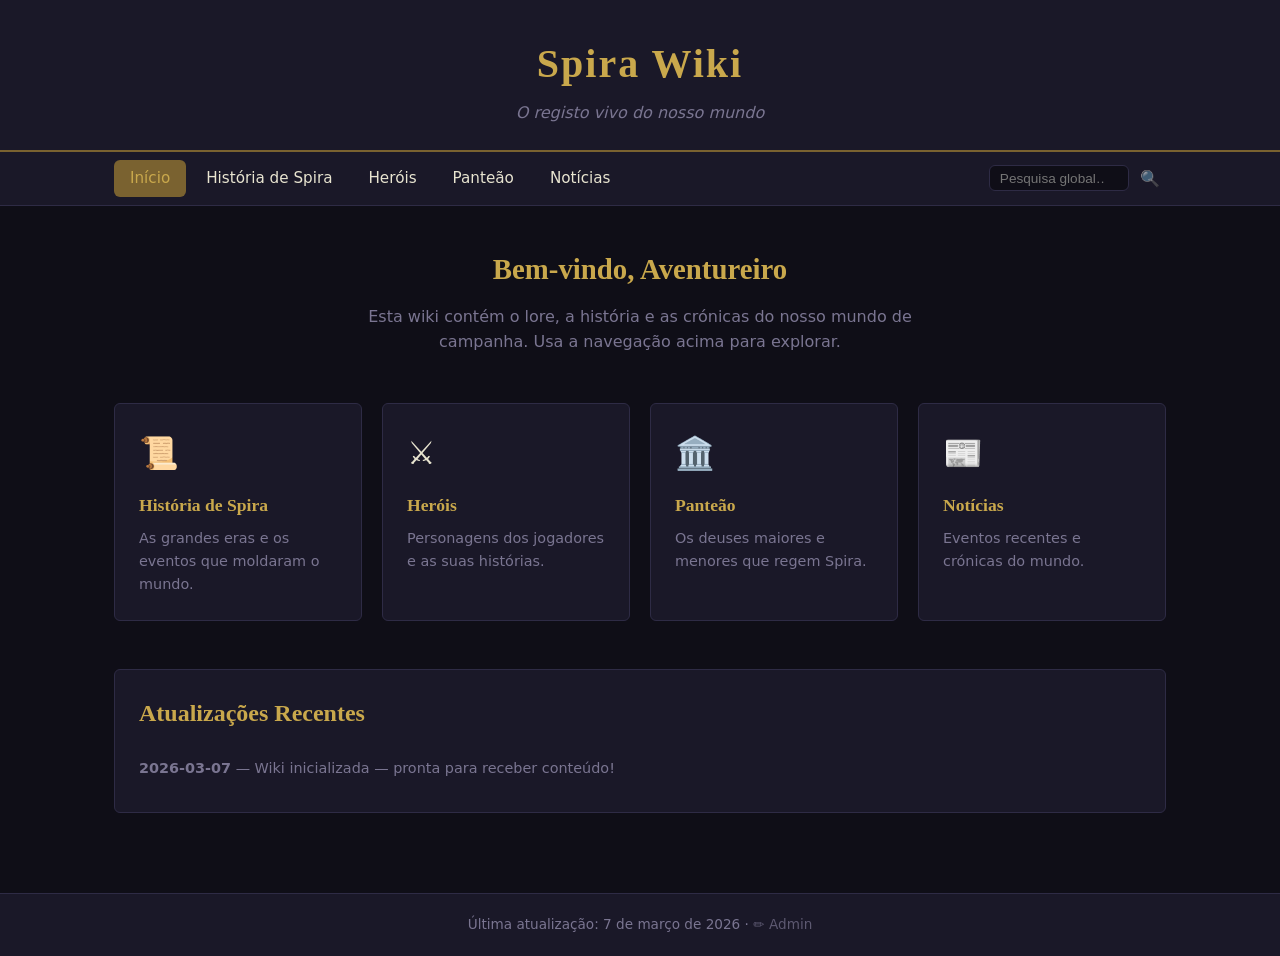
<file: index.html>
<!DOCTYPE html>
<html lang="pt-PT">
<head>
  <meta charset="UTF-8" />
  <meta name="viewport" content="width=device-width, initial-scale=1.0" />
  <title>Spira Wiki</title>
  <link rel="stylesheet" href="css/style.css?v=__CACHE_VER__" />
</head>
<body>
  <header class="site-header">
    <div class="container">
      <h1 class="site-title">Spira Wiki</h1>
      <p class="site-subtitle">O registo vivo do nosso mundo</p>
    </div>
  </header>

  <nav class="site-nav">
    <div class="container">
      <ul>
        <li><a href="index.html">Início</a></li>
        <li><a href="pages/history.html">História de Spira</a></li>
        <li><a href="pages/heroes.html">Heróis</a></li>
        <li><a href="pages/pantheon.html">Panteão</a></li>
        <li><a href="pages/news.html">Notícias</a></li>
      </ul>
    </div>
  </nav>

  <main class="container">
    <section class="hero-section">
      <h2>Bem-vindo, Aventureiro</h2>
      <p>Esta wiki contém o lore, a história e as crónicas do nosso mundo de campanha. Usa a navegação acima para explorar.</p>
    </section>

    <section class="cards-grid" id="home-cards">
      <a class="card" href="pages/history.html">
        <span class="card-icon">📜</span>
        <h3>História de Spira</h3>
        <p>As grandes eras e os eventos que moldaram o mundo.</p>
      </a>
      <a class="card" href="pages/heroes.html">
        <span class="card-icon">⚔️</span>
        <h3>Heróis</h3>
        <p>Personagens dos jogadores e as suas histórias.</p>
      </a>
      <a class="card" href="pages/pantheon.html">
        <span class="card-icon">🏛️</span>
        <h3>Panteão</h3>
        <p>Os deuses maiores e menores que regem Spira.</p>
      </a>
      <a class="card" href="pages/news.html">
        <span class="card-icon">📰</span>
        <h3>Notícias</h3>
        <p>Eventos recentes e crónicas do mundo.</p>
      </a>
    </section>

    <section class="recent-updates" id="recent-updates">
      <h2>Atualizações Recentes</h2>
      <ul id="updates-list">
        <li>Wiki inicializada — começa a adicionar conteúdo!</li>
      </ul>
    </section>
  </main>

  <footer class="site-footer">
    <div class="container">
      <p>Última atualização: <span id="last-updated">—</span> · <a href="pages/admin.html" class="footer-admin-link">✏️ Admin</a></p>
    </div>
  </footer>

  <script>(function(){var s=document.createElement('script');s.src='js/app.js?v='+Date.now();document.body.appendChild(s);})();</script>
</body>
</html>
</file>
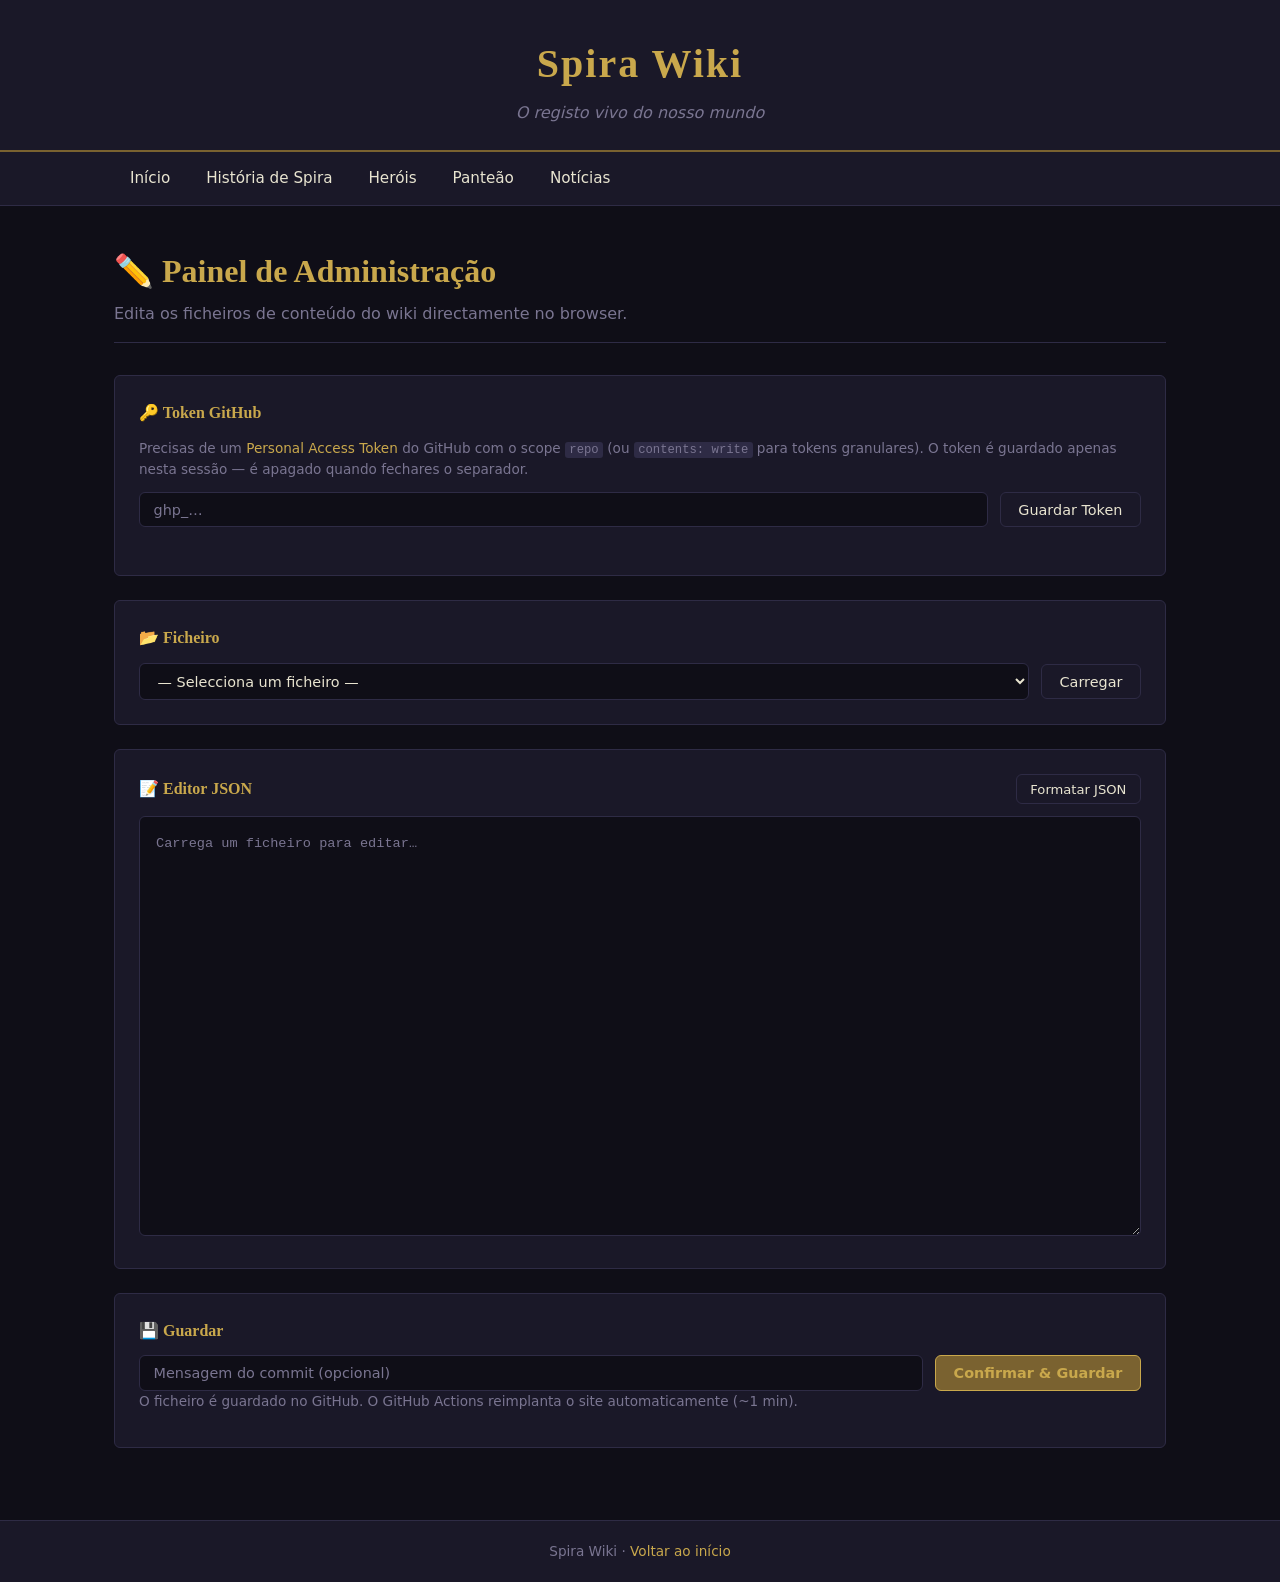
<file: pages/admin.html>
<!DOCTYPE html>
<html lang="pt-PT">
<head>
  <meta charset="UTF-8" />
  <meta name="viewport" content="width=device-width, initial-scale=1.0" />
  <title>Admin — Spira Wiki</title>
  <link rel="stylesheet" href="../css/style.css?v=__CACHE_VER__" />
  <link rel="stylesheet" href="../css/admin.css?v=__CACHE_VER__" />
</head>
<body>
  <header class="site-header">
    <div class="container">
      <h1 class="site-title"><a href="../index.html" style="color:inherit;text-decoration:none">Spira Wiki</a></h1>
      <p class="site-subtitle">O registo vivo do nosso mundo</p>
    </div>
  </header>

  <nav class="site-nav">
    <div class="container">
      <ul>
        <li><a href="../index.html">Início</a></li>
        <li><a href="history.html">História de Spira</a></li>
        <li><a href="heroes.html">Heróis</a></li>
        <li><a href="pantheon.html">Panteão</a></li>
        <li><a href="news.html">Notícias</a></li>
      </ul>
    </div>
  </nav>

  <main class="container">
    <div class="page-header">
      <h2>✏️ Painel de Administração</h2>
      <p>Edita os ficheiros de conteúdo do wiki directamente no browser.</p>
    </div>

    <!-- Token section -->
    <section class="admin-section">
      <h3>🔑 Token GitHub</h3>
      <p class="admin-help">
        Precisas de um
        <a href="https://github.com/settings/tokens/new?scopes=repo&description=Spira+Wiki+Admin"
           target="_blank" rel="noopener noreferrer">Personal Access Token</a>
        do GitHub com o scope <code>repo</code> (ou <code>contents: write</code> para tokens granulares).
        O token é guardado apenas nesta sessão — é apagado quando fechares o separador.
      </p>
      <div class="admin-row">
        <input type="password" id="token-input" class="admin-input"
               placeholder="ghp_…" autocomplete="off" spellcheck="false" />
        <button id="btn-token" class="admin-btn">Guardar Token</button>
      </div>
      <p id="token-status" class="admin-token-status"></p>
    </section>

    <!-- File selector -->
    <section class="admin-section">
      <h3>📂 Ficheiro</h3>
      <div class="admin-row">
        <select id="file-select" class="admin-select">
          <option value="">— Selecciona um ficheiro —</option>
        </select>
        <button id="btn-load" class="admin-btn">Carregar</button>
      </div>
    </section>

    <!-- Editor -->
    <section class="admin-section">
      <div class="admin-editor-header">
        <h3>📝 Editor JSON</h3>
        <div class="admin-editor-actions">
          <button id="btn-format" class="admin-btn admin-btn--secondary">Formatar JSON</button>
          <span id="spinner" hidden class="admin-spinner">A processar…</span>
        </div>
      </div>
      <textarea id="editor" class="admin-editor" spellcheck="false"
                placeholder="Carrega um ficheiro para editar…"></textarea>
    </section>

    <!-- Save -->
    <section class="admin-section">
      <h3>💾 Guardar</h3>
      <div class="admin-row">
        <input type="text" id="commit-msg" class="admin-input"
               placeholder="Mensagem do commit (opcional)" />
        <button id="btn-save" class="admin-btn admin-btn--primary">Confirmar &amp; Guardar</button>
      </div>
      <p class="admin-help">
        O ficheiro é guardado no GitHub. O GitHub Actions reimplanta o site automaticamente (~1 min).
      </p>
      <div id="admin-status" class="admin-status" hidden></div>
    </section>
  </main>

  <footer class="site-footer">
    <div class="container">
      <p>Spira Wiki · <a href="../index.html">Voltar ao início</a></p>
    </div>
  </footer>

  <script>(function(){var s=document.createElement('script');s.src='../js/admin.js?v='+Date.now();document.body.appendChild(s);})();</script>
</body>
</html>
</file>
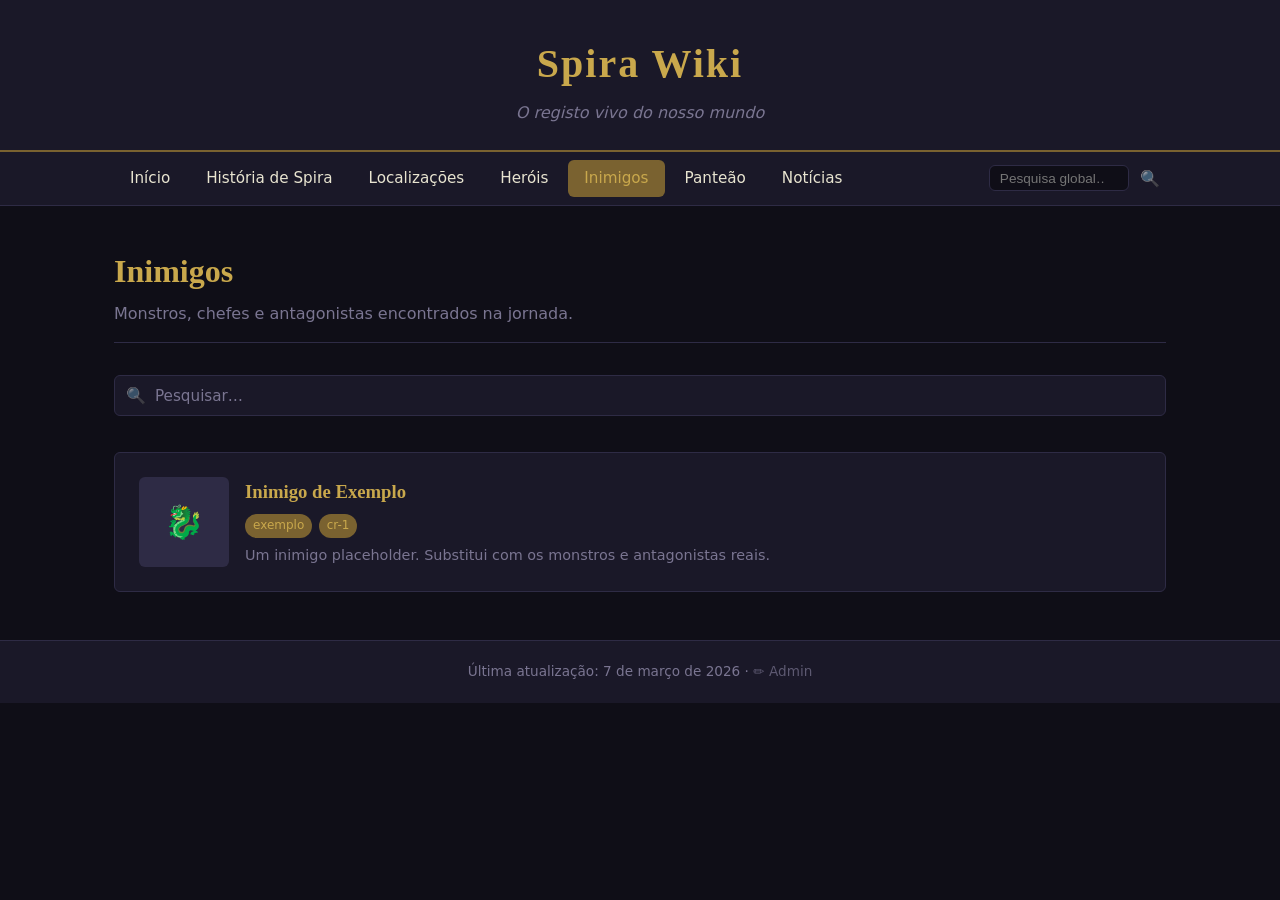
<file: pages/enemies.html>
<!DOCTYPE html>
<html lang="pt-PT">
<head>
  <meta charset="UTF-8" />
  <meta name="viewport" content="width=device-width, initial-scale=1.0" />
  <title>Inimigos — Spira Wiki</title>
  <link rel="stylesheet" href="../css/style.css?v=__CACHE_VER__" />
</head>
<body>
  <header class="site-header">
    <div class="container">
      <h1 class="site-title"><a href="../index.html" style="color:inherit;text-decoration:none">Spira Wiki</a></h1>
      <p class="site-subtitle">O registo vivo do nosso mundo</p>
    </div>
  </header>

  <nav class="site-nav">
    <div class="container">
      <ul>
        <li><a href="../index.html">Início</a></li>
        <li><a href="history.html">História de Spira</a></li>
        <li><a href="locations.html">Localizações</a></li>
        <li><a href="heroes.html">Heróis</a></li>
        <li><a href="enemies.html">Inimigos</a></li>
        <li><a href="pantheon.html">Panteão</a></li>
        <li><a href="news.html">Notícias</a></li>
      </ul>
    </div>
  </nav>

  <main class="container">
    <div class="page-header">
      <h2>Inimigos</h2>
      <p>Monstros, chefes e antagonistas encontrados na jornada.</p>
    </div>
    <div class="entry-list" id="enemies-entries">
      <div class="empty-state">A carregar...</div>
    </div>
  </main>

  <footer class="site-footer">
    <div class="container">
      <p>Última atualização: <span id="last-updated">—</span> · <a href="admin.html" class="footer-admin-link">✏️ Admin</a></p>
    </div>
  </footer>

  <script src="../js/app.js?v=__CACHE_VER__"></script>
</body>
</html>
</file>
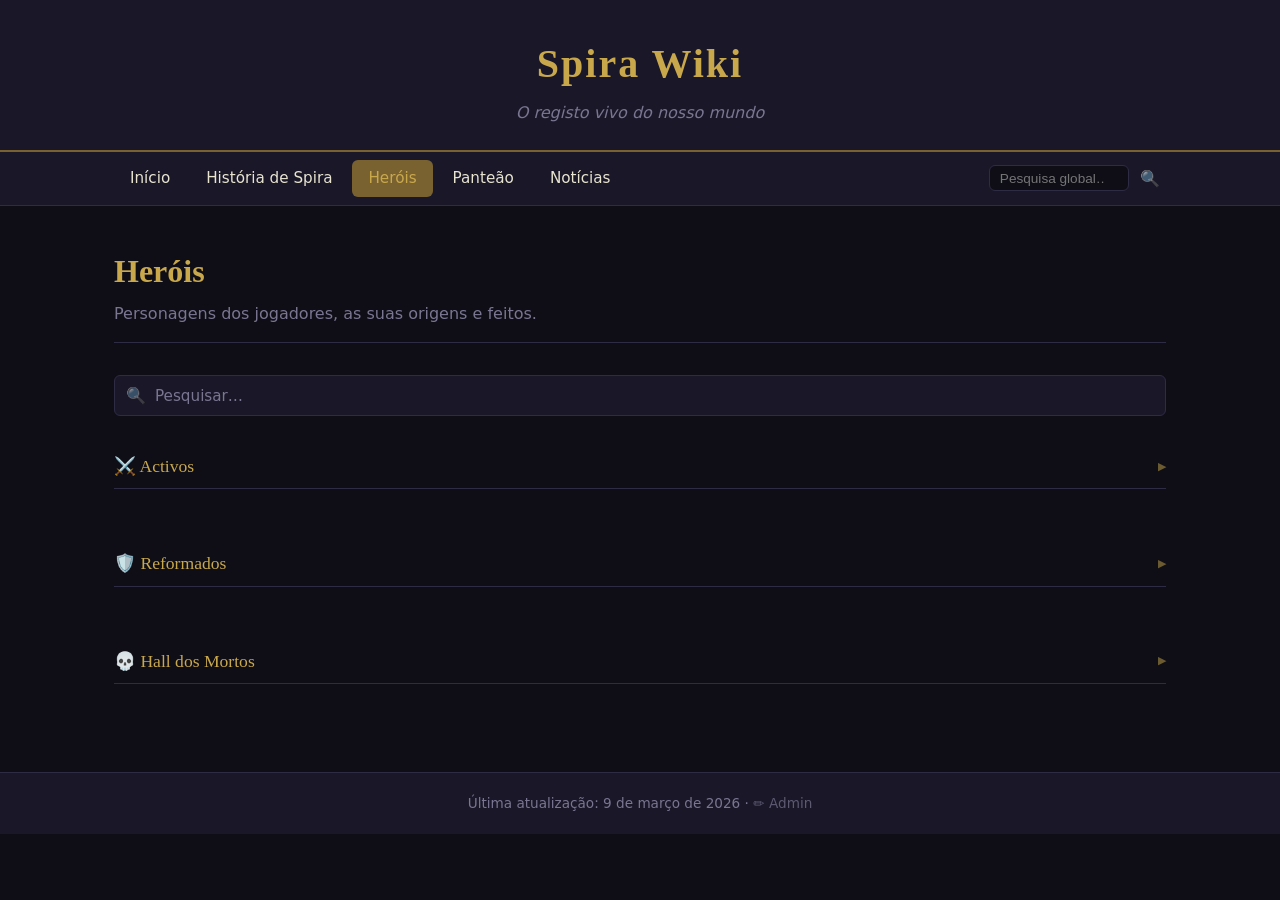
<file: pages/heroes.html>
<!DOCTYPE html>
<html lang="pt-PT">
<head>
  <meta charset="UTF-8" />
  <meta name="viewport" content="width=device-width, initial-scale=1.0" />
  <title>Heróis — Spira Wiki</title>
  <link rel="stylesheet" href="../css/style.css?v=__CACHE_VER__" />
</head>
<body>
  <header class="site-header">
    <div class="container">
      <h1 class="site-title"><a href="../index.html" style="color:inherit;text-decoration:none">Spira Wiki</a></h1>
      <p class="site-subtitle">O registo vivo do nosso mundo</p>
    </div>
  </header>

  <nav class="site-nav">
    <div class="container">
      <ul>
        <li><a href="../index.html">Início</a></li>
        <li><a href="history.html">História de Spira</a></li>
        <li><a href="heroes.html">Heróis</a></li>
        <li><a href="pantheon.html">Panteão</a></li>
        <li><a href="news.html">Notícias</a></li>
      </ul>
    </div>
  </nav>

  <main class="container">
    <div class="page-header">
      <h2>Heróis</h2>
      <p>Personagens dos jogadores, as suas origens e feitos.</p>
    </div>
    <div class="entry-list" id="heroes-entries">
      <div class="empty-state">A carregar...</div>
    </div>
  </main>

  <footer class="site-footer">
    <div class="container">
      <p>Última atualização: <span id="last-updated">—</span> · <a href="admin.html" class="footer-admin-link">✏️ Admin</a></p>
    </div>
  </footer>

  <script>(function(){var s=document.createElement('script');s.src='../js/app.js?v='+Date.now();document.body.appendChild(s);})();</script>
</body>
</html>
</file>
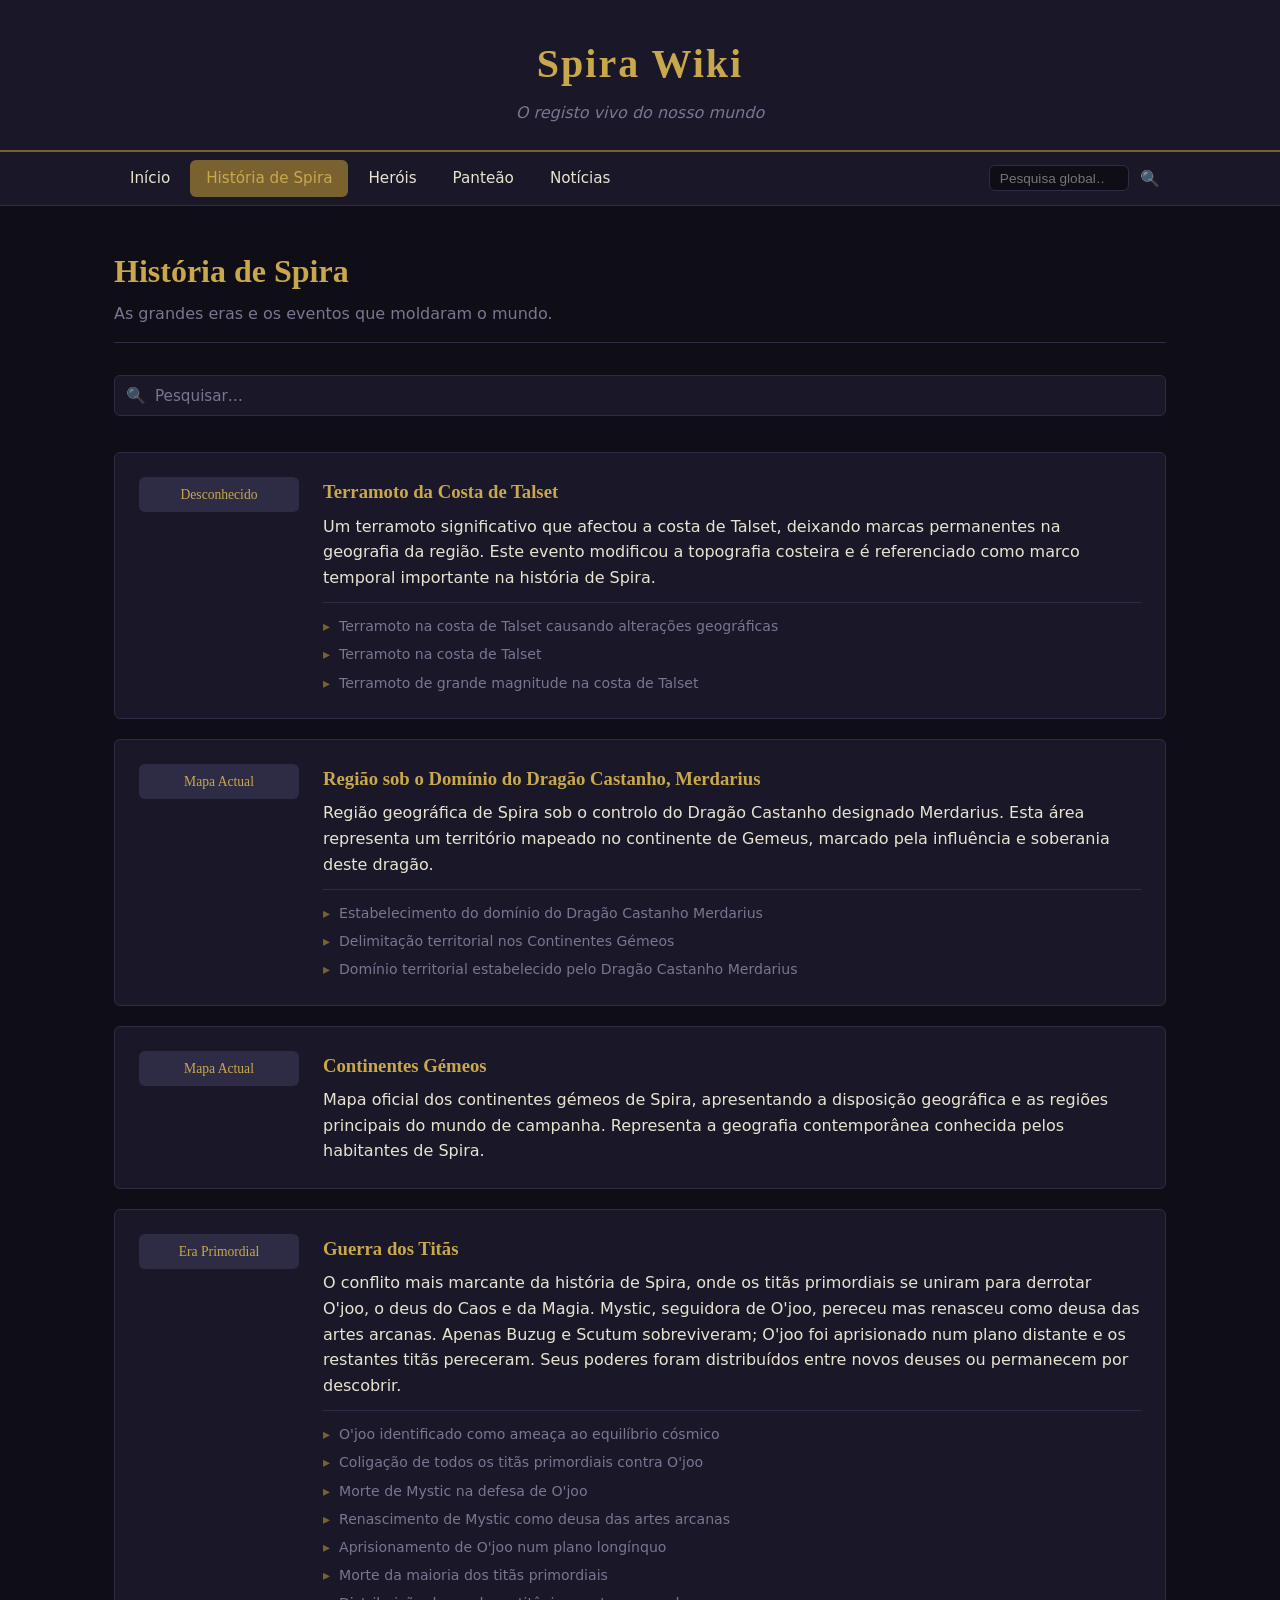
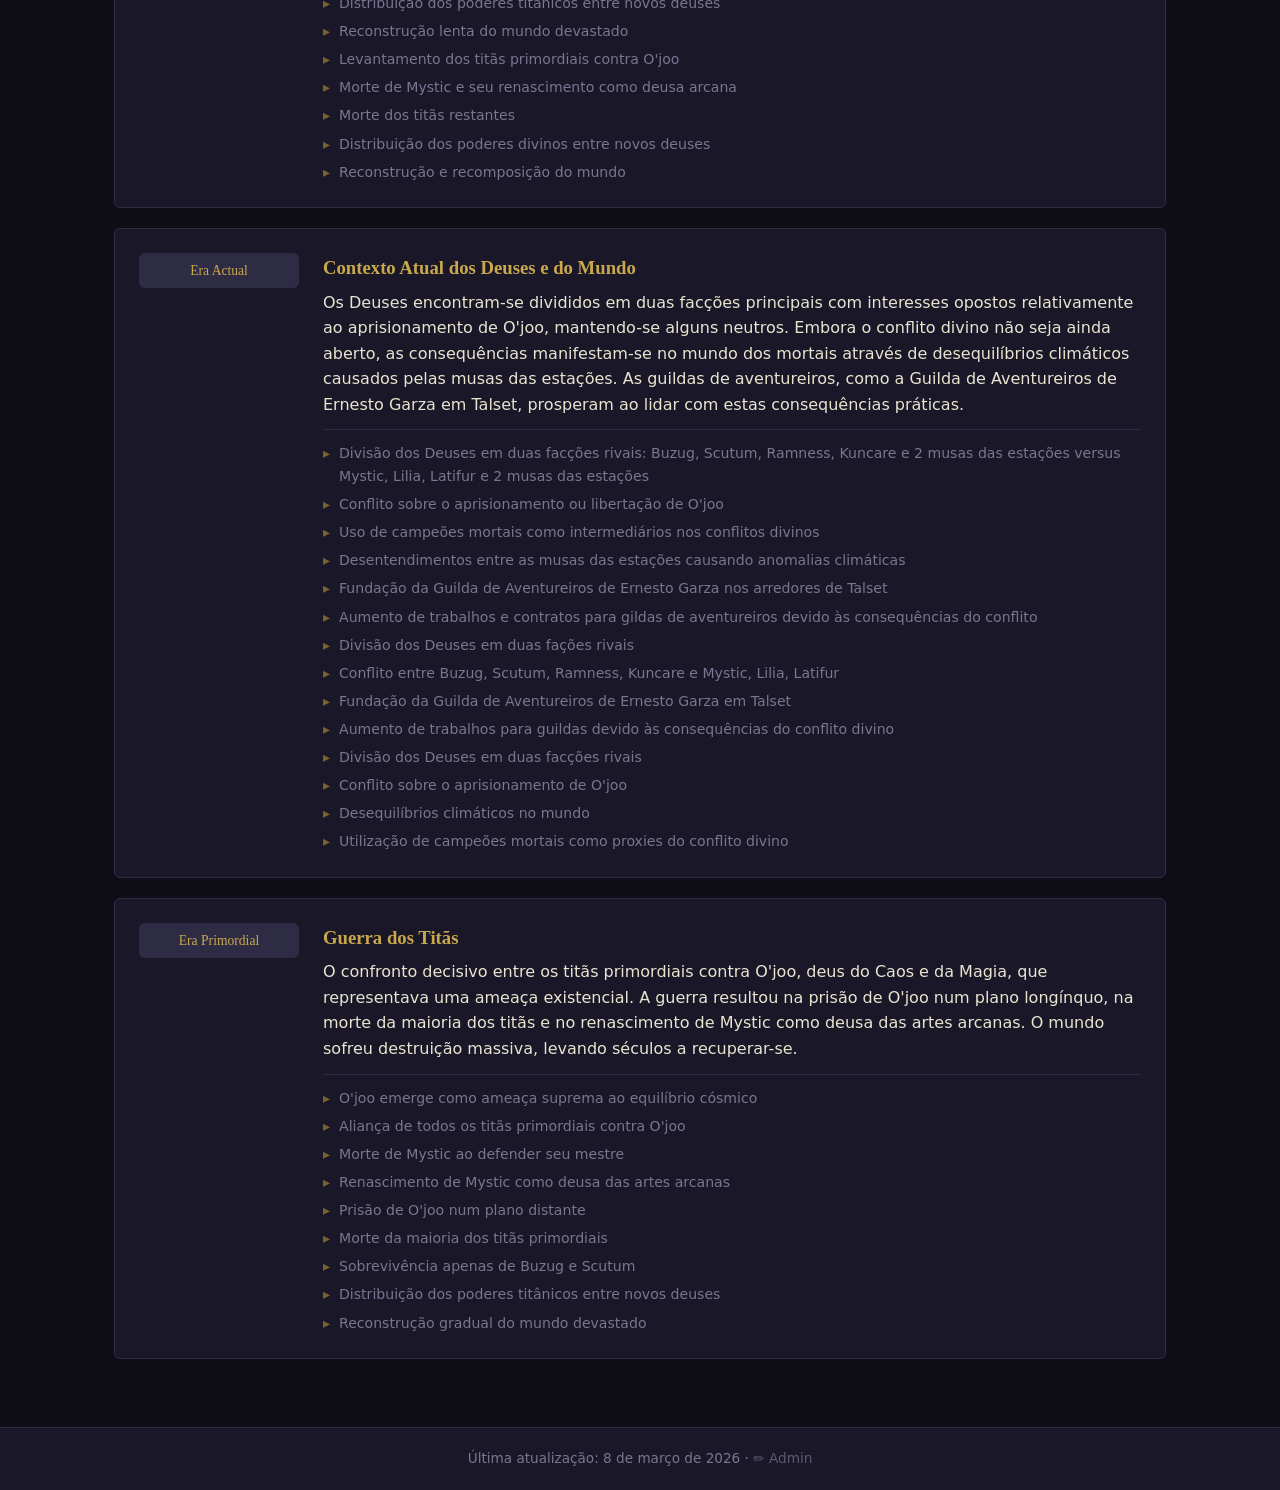
<file: pages/history.html>
<!DOCTYPE html>
<html lang="pt-PT">
<head>
  <meta charset="UTF-8" />
  <meta name="viewport" content="width=device-width, initial-scale=1.0" />
  <title>História de Spira — Spira Wiki</title>
  <link rel="stylesheet" href="../css/style.css?v=__CACHE_VER__" />
</head>
<body>
  <header class="site-header">
    <div class="container">
      <h1 class="site-title"><a href="../index.html" style="color:inherit;text-decoration:none">Spira Wiki</a></h1>
      <p class="site-subtitle">O registo vivo do nosso mundo</p>
    </div>
  </header>

  <nav class="site-nav">
    <div class="container">
      <ul>
        <li><a href="../index.html">Início</a></li>
        <li><a href="history.html">História de Spira</a></li>
        <li><a href="heroes.html">Heróis</a></li>
        <li><a href="pantheon.html">Panteão</a></li>
        <li><a href="news.html">Notícias</a></li>
      </ul>
    </div>
  </nav>

  <main class="container">
    <div class="page-header">
      <h2>História de Spira</h2>
      <p>As grandes eras e os eventos que moldaram o mundo.</p>
    </div>
    <div id="history-entries">
      <div class="empty-state">A carregar...</div>
    </div>
  </main>

  <footer class="site-footer">
    <div class="container">
      <p>Última atualização: <span id="last-updated">—</span> · <a href="admin.html" class="footer-admin-link">✏️ Admin</a></p>
    </div>
  </footer>

  <script>(function(){var s=document.createElement('script');s.src='../js/app.js?v='+Date.now();document.body.appendChild(s);})();</script>
</body>
</html>
</file>
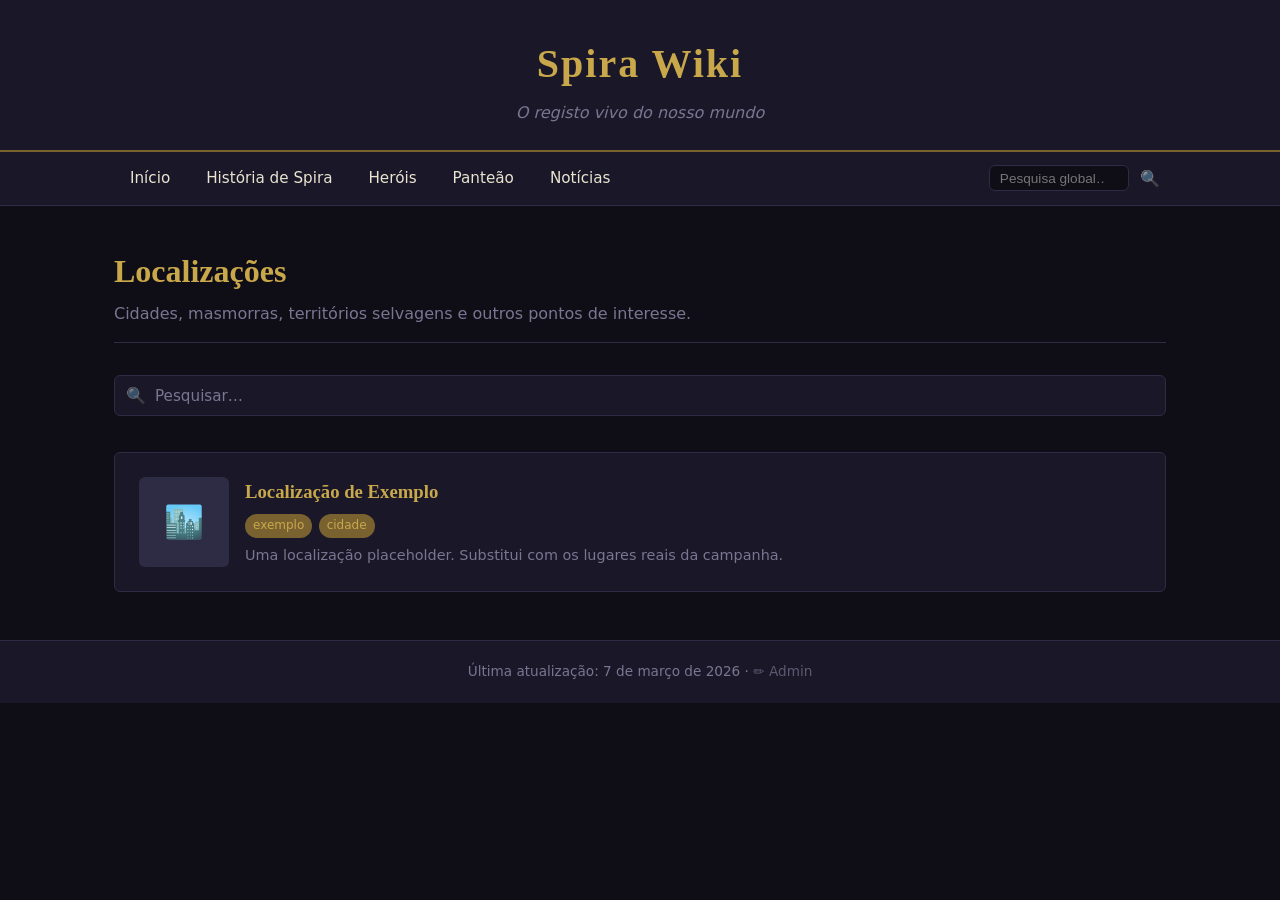
<file: pages/locations.html>
<!DOCTYPE html>
<html lang="pt-PT">
<head>
  <meta charset="UTF-8" />
  <meta name="viewport" content="width=device-width, initial-scale=1.0" />
  <title>Localizações — Spira Wiki</title>
  <link rel="stylesheet" href="../css/style.css?v=__CACHE_VER__" />
</head>
<body>
  <header class="site-header">
    <div class="container">
      <h1 class="site-title"><a href="../index.html" style="color:inherit;text-decoration:none">Spira Wiki</a></h1>
      <p class="site-subtitle">O registo vivo do nosso mundo</p>
    </div>
  </header>

  <nav class="site-nav">
    <div class="container">
      <ul>
        <li><a href="../index.html">Início</a></li>
        <li><a href="history.html">História de Spira</a></li>
        <li><a href="heroes.html">Heróis</a></li>
        <li><a href="pantheon.html">Panteão</a></li>
        <li><a href="news.html">Notícias</a></li>
      </ul>
    </div>
  </nav>

  <main class="container">
    <div class="page-header">
      <h2>Localizações</h2>
      <p>Cidades, masmorras, territórios selvagens e outros pontos de interesse.</p>
    </div>
    <div class="entry-list" id="locations-entries">
      <div class="empty-state">A carregar...</div>
    </div>
  </main>

  <footer class="site-footer">
    <div class="container">
      <p>Última atualização: <span id="last-updated">—</span> · <a href="admin.html" class="footer-admin-link">✏️ Admin</a></p>
    </div>
  </footer>

  <script>(function(){var s=document.createElement('script');s.src='../js/app.js?v='+Date.now();document.body.appendChild(s);})();</script>
</body>
</html>
</file>
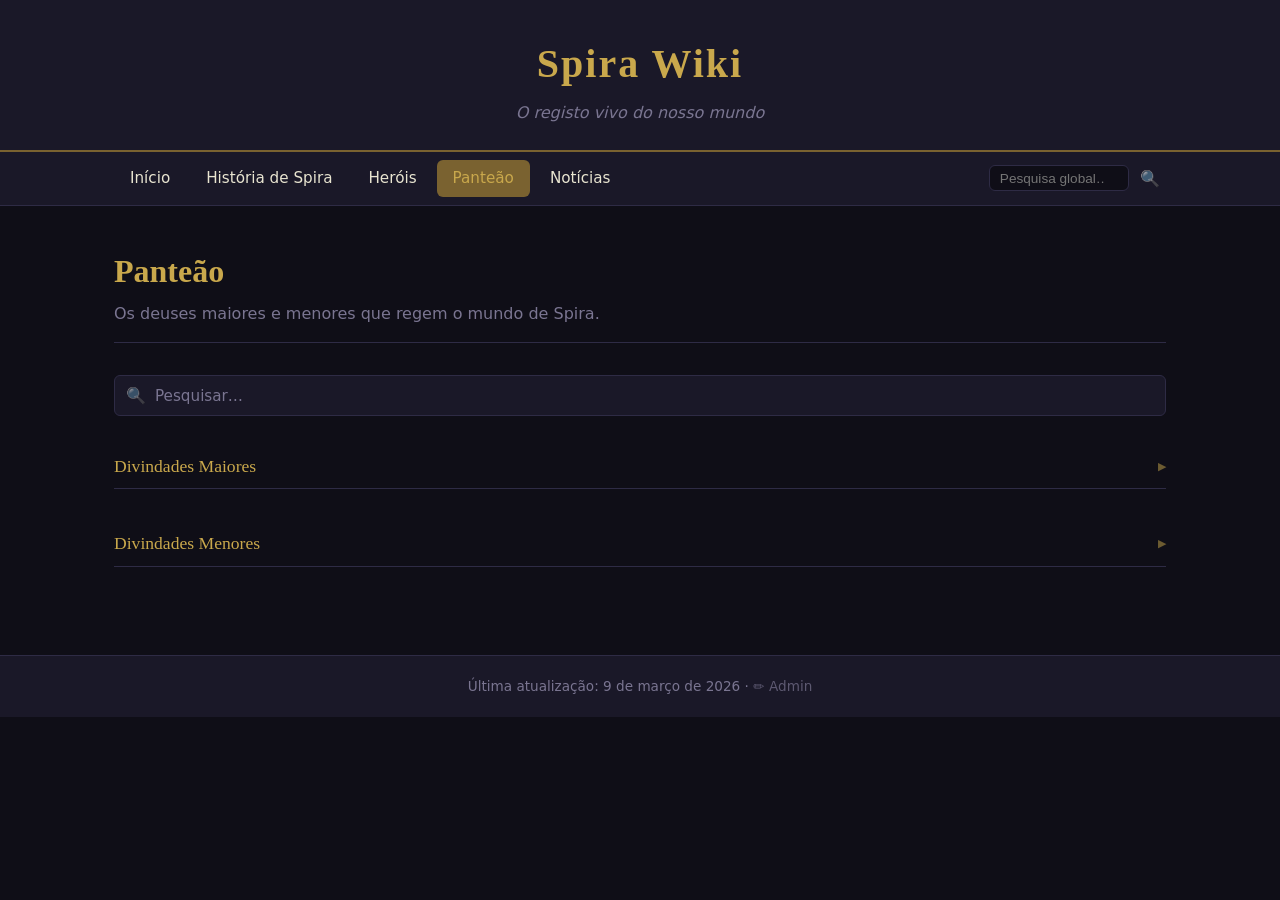
<file: pages/pantheon.html>
<!DOCTYPE html>
<html lang="pt-PT">
<head>
  <meta charset="UTF-8" />
  <meta name="viewport" content="width=device-width, initial-scale=1.0" />
  <title>Panteão — Spira Wiki</title>
  <link rel="stylesheet" href="../css/style.css?v=__CACHE_VER__" />
</head>
<body>
  <header class="site-header">
    <div class="container">
      <h1 class="site-title"><a href="../index.html" style="color:inherit;text-decoration:none">Spira Wiki</a></h1>
      <p class="site-subtitle">O registo vivo do nosso mundo</p>
    </div>
  </header>

  <nav class="site-nav">
    <div class="container">
      <ul>
        <li><a href="../index.html">Início</a></li>
        <li><a href="history.html">História de Spira</a></li>
        <li><a href="heroes.html">Heróis</a></li>
        <li><a href="pantheon.html">Panteão</a></li>
        <li><a href="news.html">Notícias</a></li>
      </ul>
    </div>
  </nav>

  <main class="container">
    <div class="page-header">
      <h2>Panteão</h2>
      <p>Os deuses maiores e menores que regem o mundo de Spira.</p>
    </div>
    <div id="pantheon-entries">
      <div class="empty-state">A carregar...</div>
    </div>
  </main>

  <footer class="site-footer">
    <div class="container">
      <p>Última atualização: <span id="last-updated">—</span> · <a href="admin.html" class="footer-admin-link">✏️ Admin</a></p>
    </div>
  </footer>

  <script>(function(){var s=document.createElement('script');s.src='../js/app.js?v='+Date.now();document.body.appendChild(s);})();</script>
</body>
</html>
</file>
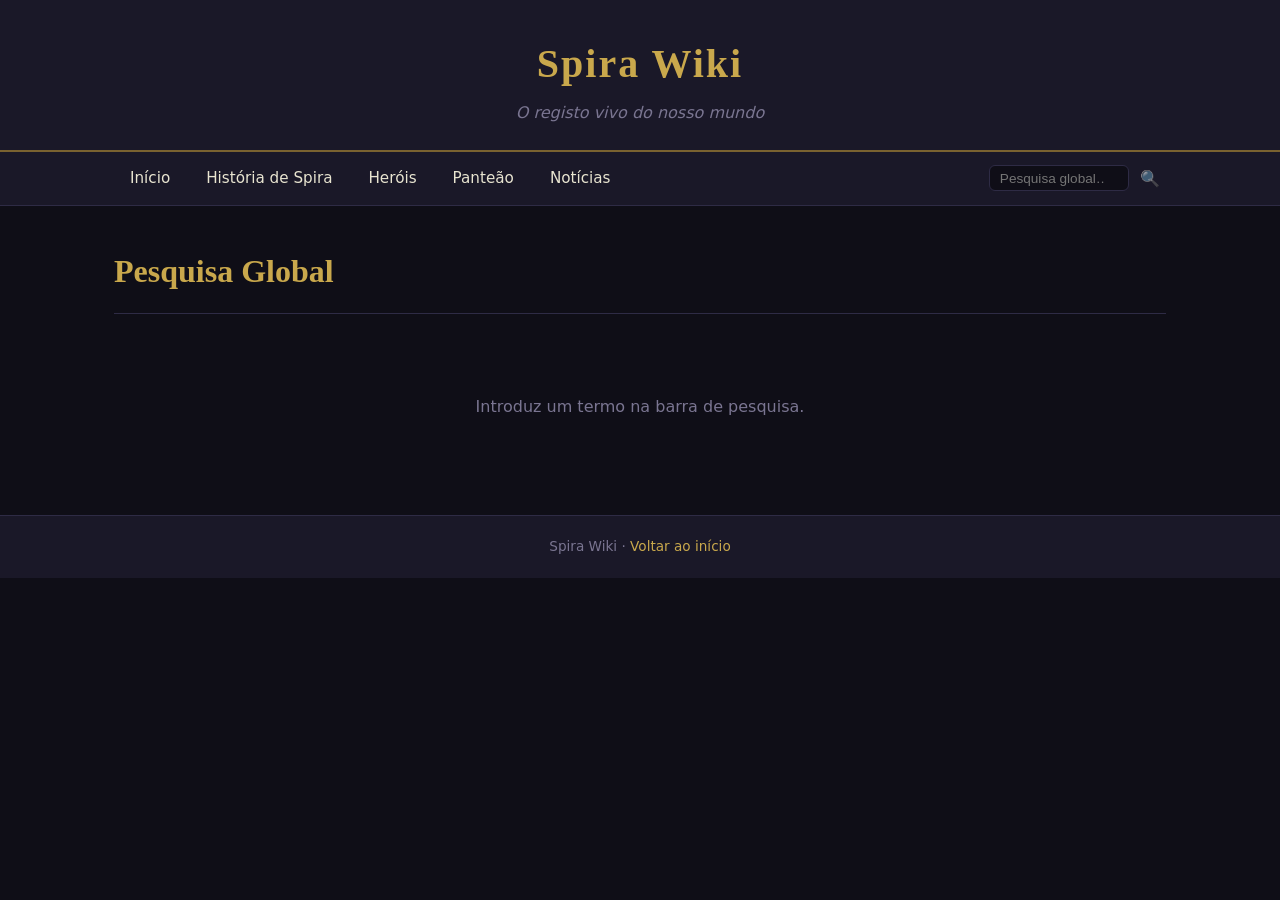
<file: pages/search.html>
<!DOCTYPE html>
<html lang="pt-PT">
<head>
  <meta charset="UTF-8" />
  <meta name="viewport" content="width=device-width, initial-scale=1.0" />
  <title>Pesquisa — Spira Wiki</title>
  <link rel="stylesheet" href="../css/style.css?v=__CACHE_VER__" />
</head>
<body>
  <header class="site-header">
    <div class="container">
      <h1 class="site-title"><a href="../index.html" style="color:inherit;text-decoration:none">Spira Wiki</a></h1>
      <p class="site-subtitle">O registo vivo do nosso mundo</p>
    </div>
  </header>

  <nav class="site-nav">
    <div class="container">
      <ul>
        <li><a href="../index.html">Início</a></li>
        <li><a href="history.html">História de Spira</a></li>
        <li><a href="heroes.html">Heróis</a></li>
        <li><a href="pantheon.html">Panteão</a></li>
        <li><a href="news.html">Notícias</a></li>
      </ul>
    </div>
  </nav>

  <main class="container">
    <div class="page-header">
      <h2 id="search-heading">Pesquisa Global</h2>
    </div>
    <div id="search-results">
      <div class="empty-state">A pesquisar…</div>
    </div>
  </main>

  <footer class="site-footer">
    <div class="container">
      <p>Spira Wiki · <a href="../index.html">Voltar ao início</a></p>
    </div>
  </footer>

  <script>(function(){var s=document.createElement('script');s.src='../js/app.js?v='+Date.now();document.body.appendChild(s);})();</script>
</body>
</html>
</file>
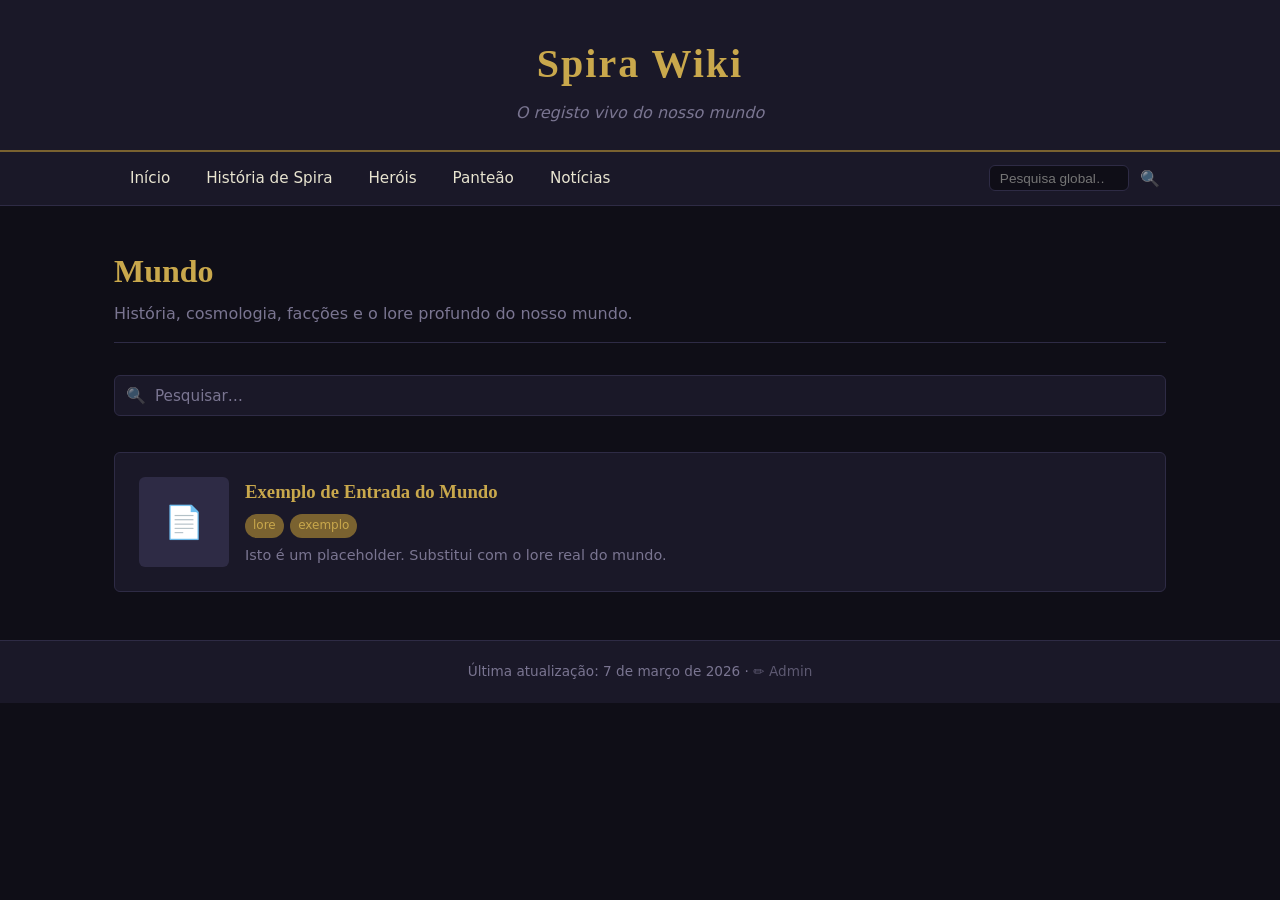
<file: pages/world.html>
<!DOCTYPE html>
<html lang="pt-PT">
<head>
  <meta charset="UTF-8" />
  <meta name="viewport" content="width=device-width, initial-scale=1.0" />
  <title>Mundo — Spira Wiki</title>
  <link rel="stylesheet" href="../css/style.css?v=__CACHE_VER__" />
</head>
<body>
  <header class="site-header">
    <div class="container">
      <h1 class="site-title"><a href="../index.html" style="color:inherit;text-decoration:none">Spira Wiki</a></h1>
      <p class="site-subtitle">O registo vivo do nosso mundo</p>
    </div>
  </header>

  <nav class="site-nav">
    <div class="container">
      <ul>
        <li><a href="../index.html">Início</a></li>
        <li><a href="history.html">História de Spira</a></li>
        <li><a href="heroes.html">Heróis</a></li>
        <li><a href="pantheon.html">Panteão</a></li>
        <li><a href="news.html">Notícias</a></li>
      </ul>
    </div>
  </nav>

  <main class="container">
    <div class="page-header">
      <h2>Mundo</h2>
      <p>História, cosmologia, facções e o lore profundo do nosso mundo.</p>
    </div>
    <div class="entry-list" id="world-entries">
      <div class="empty-state">A carregar...</div>
    </div>
  </main>

  <footer class="site-footer">
    <div class="container">
      <p>Última atualização: <span id="last-updated">—</span> · <a href="admin.html" class="footer-admin-link">✏️ Admin</a></p>
    </div>
  </footer>

  <script>(function(){var s=document.createElement('script');s.src='../js/app.js?v='+Date.now();document.body.appendChild(s);})();</script>
</body>
</html>
</file>
<file: css/style.css>
/* =====================
   Reset & Base
   ===================== */
*, *::before, *::after { box-sizing: border-box; margin: 0; padding: 0; }

:root {
  --color-bg:        #0f0e17;
  --color-surface:   #1a1828;
  --color-border:    #2e2b45;
  --color-accent:    #c9a84c;
  --color-accent-dim:#7a6230;
  --color-text:      #e8e4d0;
  --color-muted:     #7a7591;
  --color-danger:    #c0392b;
  --font-heading:    'Georgia', serif;
  --font-body:       'Segoe UI', system-ui, sans-serif;
  --radius:          6px;
  --max-width:       1100px;
}

body {
  background: var(--color-bg);
  color: var(--color-text);
  font-family: var(--font-body);
  font-size: 16px;
  line-height: 1.6;
}

a { color: var(--color-accent); text-decoration: none; }
a:hover { text-decoration: underline; }

h1, h2, h3, h4 { font-family: var(--font-heading); color: var(--color-accent); }

/* =====================
   Layout
   ===================== */
.container {
  max-width: var(--max-width);
  margin: 0 auto;
  padding: 0 1.5rem;
}

/* =====================
   Header
   ===================== */
.site-header {
  background: var(--color-surface);
  border-bottom: 2px solid var(--color-accent-dim);
  padding: 2rem 0 1.5rem;
  text-align: center;
}

.site-title {
  font-size: 2.5rem;
  letter-spacing: 0.05em;
}

.site-subtitle {
  color: var(--color-muted);
  font-style: italic;
  margin-top: 0.25rem;
}

/* =====================
   Nav
   ===================== */
.site-nav {
  background: var(--color-surface);
  border-bottom: 1px solid var(--color-border);
  position: sticky;
  top: 0;
  z-index: 100;
}

.site-nav ul {
  display: flex;
  list-style: none;
  gap: 0.25rem;
  padding: 0.5rem 0;
  align-items: center;
}

.site-nav a {
  display: block;
  padding: 0.4rem 1rem;
  border-radius: var(--radius);
  color: var(--color-text);
  font-size: 0.95rem;
  transition: background 0.15s, color 0.15s;
}

.site-nav a:hover,
.site-nav a.active {
  background: var(--color-accent-dim);
  color: var(--color-accent);
  text-decoration: none;
}

/* =====================
   Main
   ===================== */
main.container { padding-top: 2.5rem; padding-bottom: 3rem; }

/* =====================
   Hero Section
   ===================== */
.hero-section {
  text-align: center;
  margin-bottom: 3rem;
}

.hero-section h2 {
  font-size: 1.8rem;
  margin-bottom: 0.75rem;
}

.hero-section p {
  color: var(--color-muted);
  max-width: 600px;
  margin: 0 auto;
}

/* =====================
   Cards Grid
   ===================== */
.cards-grid {
  display: grid;
  grid-template-columns: repeat(auto-fit, minmax(220px, 1fr));
  gap: 1.25rem;
  margin-bottom: 3rem;
}

.card {
  background: var(--color-surface);
  border: 1px solid var(--color-border);
  border-radius: var(--radius);
  padding: 1.5rem;
  display: flex;
  flex-direction: column;
  gap: 0.5rem;
  transition: border-color 0.15s, transform 0.15s;
  color: var(--color-text);
}

.card:hover {
  border-color: var(--color-accent);
  transform: translateY(-2px);
  text-decoration: none;
}

.card-icon { font-size: 2rem; }

.card h3 {
  font-size: 1.1rem;
  margin-top: 0.25rem;
}

.card p {
  color: var(--color-muted);
  font-size: 0.9rem;
}

/* =====================
   Recent Updates
   ===================== */
.recent-updates {
  background: var(--color-surface);
  border: 1px solid var(--color-border);
  border-radius: var(--radius);
  padding: 1.5rem;
  margin-bottom: 2rem;
}

.recent-updates h2 { margin-bottom: 1rem; }

.recent-updates ul {
  list-style: none;
  display: flex;
  flex-direction: column;
  gap: 0.5rem;
}

.recent-updates li {
  padding: 0.5rem 0;
  border-bottom: 1px solid var(--color-border);
  color: var(--color-muted);
  font-size: 0.9rem;
}

.recent-updates li:last-child { border-bottom: none; }

/* =====================
   Entry Cards (detail pages)
   ===================== */
.entry-list {
  display: flex;
  flex-direction: column;
  gap: 1.25rem;
}

.entry-card {
  background: var(--color-surface);
  border: 1px solid var(--color-border);
  border-radius: var(--radius);
  padding: 1.5rem;
  display: grid;
  grid-template-columns: auto 1fr;
  gap: 1rem;
  align-items: start;
}

.entry-card img {
  width: 90px;
  height: 90px;
  object-fit: cover;
  border-radius: var(--radius);
  border: 1px solid var(--color-border);
}

.entry-card .placeholder-img {
  width: 90px;
  height: 90px;
  background: var(--color-border);
  border-radius: var(--radius);
  display: flex;
  align-items: center;
  justify-content: center;
  font-size: 2rem;
}

.entry-card h3 { margin-bottom: 0.25rem; }
.entry-card .tags { display: flex; gap: 0.4rem; flex-wrap: wrap; margin: 0.4rem 0; }
.tag {
  background: var(--color-accent-dim);
  color: var(--color-accent);
  font-size: 0.75rem;
  padding: 0.15rem 0.5rem;
  border-radius: 99px;
}

.entry-card p { color: var(--color-muted); font-size: 0.9rem; }

/* =====================
   Page Header
   ===================== */
.page-header {
  margin-bottom: 2rem;
  border-bottom: 1px solid var(--color-border);
  padding-bottom: 1rem;
}

.page-header h2 { font-size: 2rem; }
.page-header p { color: var(--color-muted); margin-top: 0.25rem; }

/* =====================
   Search & Filter
   ===================== */
.search-filter-bar {
  margin-bottom: 1.5rem;
  display: flex;
  flex-direction: column;
  gap: 0.75rem;
}

.search-input-wrap {
  position: relative;
  display: flex;
  align-items: center;
}

.search-icon {
  position: absolute;
  left: 0.75rem;
  font-size: 1rem;
  pointer-events: none;
  opacity: 0.5;
}

.search-input {
  width: 100%;
  background: var(--color-surface);
  border: 1px solid var(--color-border);
  border-radius: var(--radius);
  padding: 0.65rem 1rem 0.65rem 2.5rem;
  color: var(--color-text);
  font-size: 0.95rem;
  font-family: var(--font-body);
  outline: none;
  transition: border-color 0.15s;
}

.search-input:focus { border-color: var(--color-accent-dim); }
.search-input::placeholder { color: var(--color-muted); }
.search-input::-webkit-search-cancel-button { display: none; }

.tag-filter-wrap {
  display: flex;
  align-items: center;
  gap: 0.75rem;
  flex-wrap: wrap;
}

.tag-filter-label {
  color: var(--color-muted);
  font-size: 0.82rem;
  white-space: nowrap;
  flex-shrink: 0;
}

.tag-filter-pills {
  display: flex;
  gap: 0.4rem;
  flex-wrap: wrap;
}

.tag-pill {
  background: transparent;
  border: 1px solid var(--color-border);
  border-radius: 99px;
  color: var(--color-muted);
  cursor: pointer;
  font-size: 0.75rem;
  font-family: var(--font-body);
  padding: 0.2rem 0.65rem;
  transition: background 0.15s, border-color 0.15s, color 0.15s;
}

.tag-pill:hover {
  border-color: var(--color-accent-dim);
  color: var(--color-accent);
}

.tag-pill.active {
  background: var(--color-accent-dim);
  border-color: var(--color-accent);
  color: var(--color-accent);
}

.search-count {
  color: var(--color-muted);
  font-size: 0.85rem;
  font-style: italic;
}

/* Entry card tags are clickable — highlight on hover */
.tag[data-tag] {
  cursor: pointer;
  transition: background 0.15s, color 0.15s;
}

.tag[data-tag]:hover {
  background: var(--color-accent);
  color: var(--color-bg);
}

/* =====================
   Active Tag Chips (replaces static pill bar)
   ===================== */
.active-tags-wrap {
  display: flex;
  align-items: center;
  gap: 0.4rem;
  flex-wrap: wrap;
}

.active-tags-label {
  color: var(--color-muted);
  font-size: 0.8rem;
  white-space: nowrap;
}

.active-tag-chip {
  background: var(--color-accent-dim);
  border: 1px solid var(--color-accent);
  border-radius: 99px;
  color: var(--color-accent);
  cursor: pointer;
  font-size: 0.75rem;
  font-family: var(--font-body);
  padding: 0.2rem 0.65rem;
  transition: background 0.15s, color 0.15s;
}

.active-tag-chip:hover {
  background: var(--color-accent);
  color: var(--color-bg);
}

/* =====================
   News Feed
   ===================== */
.news-card {
  background: var(--color-surface);
  border: 1px solid var(--color-border);
  border-radius: var(--radius);
  padding: 1.5rem;
  display: flex;
  flex-direction: column;
  gap: 0.75rem;
  margin-bottom: 1.25rem;
}

.news-img {
  width: 100%;
  max-height: 220px;
  object-fit: cover;
  border-radius: var(--radius);
  border: 1px solid var(--color-border);
}

.news-body { display: flex; flex-direction: column; gap: 0.5rem; }

.news-meta {
  display: flex;
  align-items: center;
  gap: 0.6rem;
  flex-wrap: wrap;
}

.news-date {
  color: var(--color-muted);
  font-size: 0.82rem;
}

.news-title {
  font-family: var(--font-heading);
  color: var(--color-accent);
  font-size: 1.2rem;
  margin: 0;
}

.news-summary {
  color: var(--color-text);
  font-size: 0.95rem;
  margin: 0;
}

.news-content {
  color: var(--color-muted);
  font-size: 0.9rem;
  border-top: 1px solid var(--color-border);
  padding-top: 0.75rem;
  margin: 0;
}

/* =====================
   History / Eras
   ===================== */
.era-card {
  display: grid;
  grid-template-columns: 160px 1fr;
  gap: 1.5rem;
  background: var(--color-surface);
  border: 1px solid var(--color-border);
  border-radius: var(--radius);
  padding: 1.5rem;
  margin-bottom: 1.25rem;
  align-items: start;
}

@media (max-width: 600px) {
  .era-card { grid-template-columns: 1fr; }
}

.era-period {
  font-family: var(--font-heading);
  color: var(--color-accent);
  font-size: 0.85rem;
  text-align: center;
  background: var(--color-border);
  border-radius: var(--radius);
  padding: 0.5rem 0.75rem;
  line-height: 1.4;
  align-self: start;
}

.era-body h3 {
  margin-bottom: 0.4rem;
}

.era-events {
  list-style: none;
  margin-top: 0.75rem;
  border-top: 1px solid var(--color-border);
  padding-top: 0.75rem;
  display: flex;
  flex-direction: column;
  gap: 0.35rem;
}

.era-events li {
  color: var(--color-muted);
  font-size: 0.88rem;
  padding-left: 1rem;
  position: relative;
}

.era-events li::before {
  content: '▸';
  position: absolute;
  left: 0;
  color: var(--color-accent-dim);
}

/* =====================
   Hero Groups (Activos / Reformados / Hall dos Mortos)
   ===================== */
.hero-group {
  margin-bottom: 2.5rem;
}

.hero-group-title {
  font-family: var(--font-heading);
  font-size: 1.1rem;
  color: var(--color-accent);
  border-bottom: 1px solid var(--color-border);
  padding-bottom: 0.5rem;
  margin-bottom: 0;
}

.hero-group[open] .hero-group-entries {
  margin-top: 1rem;
}

.hero-group-entries {
  display: flex;
  flex-direction: column;
  gap: 1.25rem;
}

/* =====================
   Pantheon
   ===================== */
.pantheon-group {
  margin-bottom: 2.5rem;
}

.pantheon-group-title {
  font-size: 1.1rem;
  color: var(--color-accent);
  border-bottom: 1px solid var(--color-border);
  padding-bottom: 0.5rem;
  margin-bottom: 0;
  font-family: var(--font-heading);
}

.pantheon-group[open] .deity-list {
  margin-top: 1rem;
}

/* =====================
   Collapsible summary shared styles
   ===================== */
details.hero-group > summary,
details.pantheon-group > summary {
  list-style: none;
  cursor: pointer;
  display: flex;
  align-items: center;
  justify-content: space-between;
  user-select: none;
  transition: opacity 0.15s;
}

details.hero-group > summary::-webkit-details-marker,
details.pantheon-group > summary::-webkit-details-marker {
  display: none;
}

details.hero-group > summary:hover,
details.pantheon-group > summary:hover {
  opacity: 0.85;
}

/* Chevron span injected by JS — more reliable than ::after on <summary> */
.group-chevron {
  display: inline-block;
  font-size: 0.65em;
  color: var(--color-accent);
  opacity: 0.5;
  transition: transform 0.2s ease, opacity 0.15s;
  flex-shrink: 0;
  margin-left: 0.75rem;
  line-height: 1;
}

details[open] > summary .group-chevron {
  transform: rotate(90deg);
  opacity: 0.85;
}

.deity-list {
  display: flex;
  flex-direction: column;
  gap: 1.25rem;
}

.deity-card {
  background: var(--color-surface);
  border: 1px solid var(--color-border);
  border-radius: var(--radius);
  padding: 1.5rem;
  display: grid;
  grid-template-columns: auto 1fr;
  gap: 1rem;
  align-items: start;
}

.deity-card img {
  width: 90px;
  height: 90px;
  object-fit: cover;
  border-radius: var(--radius);
  border: 1px solid var(--color-border);
}

.deity-card .placeholder-img {
  width: 90px;
  height: 90px;
  background: var(--color-border);
  border-radius: var(--radius);
  display: flex;
  align-items: center;
  justify-content: center;
  font-size: 2rem;
}

.deity-card h3 { margin-bottom: 0.25rem; }

.deity-meta {
  display: flex;
  gap: 0.75rem;
  flex-wrap: wrap;
  margin: 0.3rem 0 0.5rem;
}

.deity-domain,
.deity-alignment {
  font-size: 0.8rem;
  color: var(--color-muted);
}

/* =====================
   Footer admin link
   ===================== */
.footer-admin-link {
  color: var(--color-muted);
  font-size: 0.85rem;
  opacity: 0.7;
  transition: opacity 0.15s;
}

.footer-admin-link:hover {
  opacity: 1;
  color: var(--color-accent);
  text-decoration: none;
}

/* =====================
   Nav — wrap on smaller screens
   ===================== */
.site-nav ul {
  flex-wrap: wrap;
}

/* =====================
   Empty State
   ===================== */
.empty-state {
  text-align: center;
  padding: 3rem 1rem;
  color: var(--color-muted);
}

/* =====================
   Nav Search
   ===================== */
.nav-search-form {
  display: flex;
  align-items: center;
  gap: 0.25rem;
  margin-left: auto;
}

.nav-search-input {
  background: var(--color-bg);
  border: 1px solid var(--color-border);
  border-radius: var(--radius);
  color: var(--color-text);
  font-size: 0.85rem;
  padding: 0.3rem 0.6rem;
  width: 140px;
  outline: none;
  transition: border-color 0.15s, width 0.2s;
}

.nav-search-input:focus {
  border-color: var(--color-accent-dim);
  width: 180px;
}

.nav-search-btn {
  background: none;
  border: none;
  cursor: pointer;
  font-size: 1rem;
  padding: 0.3rem 0.4rem;
  color: var(--color-text);
  opacity: 0.6;
  transition: opacity 0.15s;
  border-radius: var(--radius);
}

.nav-search-btn:hover { opacity: 1; }

/* =====================
   Global Search Results
   ===================== */
.search-section { margin-bottom: 2.5rem; }

.search-section-title {
  font-size: 1.1rem;
  color: var(--color-accent);
  border-bottom: 1px solid var(--color-border);
  padding-bottom: 0.5rem;
  margin-bottom: 1rem;
  display: flex;
  align-items: center;
  gap: 0.6rem;
}

.search-count-badge {
  background: var(--color-accent-dim);
  color: var(--color-accent);
  border-radius: 999px;
  padding: 0.1rem 0.55rem;
  font-size: 0.78rem;
  font-family: var(--font-body);
  font-weight: normal;
}

.search-result-card {
  background: var(--color-surface);
  border: 1px solid var(--color-border);
  border-radius: var(--radius);
  padding: 0.9rem 1.2rem;
  margin-bottom: 0.65rem;
}

.search-result-card strong {
  color: var(--color-accent);
  font-family: var(--font-heading);
  font-size: 1.05rem;
  display: block;
  margin-bottom: 0.2rem;
}

.search-result-card p {
  color: var(--color-muted);
  font-size: 0.9rem;
  margin-top: 0.2rem;
}

/* =====================
   Footer
   ===================== */
.site-footer {
  background: var(--color-surface);
  border-top: 1px solid var(--color-border);
  padding: 1.25rem 0;
  text-align: center;
  color: var(--color-muted);
  font-size: 0.85rem;
}
</file>
<file: css/admin.css>
/* =====================
   Admin Panel Styles
   ===================== */

.admin-section {
  background: var(--color-surface);
  border: 1px solid var(--color-border);
  border-radius: var(--radius);
  padding: 1.5rem;
  margin-bottom: 1.5rem;
}

.admin-section h3 {
  margin-bottom: 0.75rem;
  font-size: 1rem;
}

.admin-help {
  color: var(--color-muted);
  font-size: 0.85rem;
  margin-bottom: 0.75rem;
  line-height: 1.5;
}

.admin-help a { color: var(--color-accent); }
.admin-help code {
  background: var(--color-border);
  border-radius: 3px;
  padding: 0.1em 0.35em;
  font-size: 0.9em;
}

/* ── Rows ── */
.admin-row {
  display: flex;
  gap: 0.75rem;
  align-items: center;
  flex-wrap: wrap;
}

/* ── Inputs ── */
.admin-input {
  flex: 1;
  min-width: 200px;
  background: var(--color-bg);
  border: 1px solid var(--color-border);
  border-radius: var(--radius);
  color: var(--color-text);
  font-family: var(--font-body);
  font-size: 0.9rem;
  padding: 0.55rem 0.85rem;
  outline: none;
  transition: border-color 0.15s;
}

.admin-input:focus { border-color: var(--color-accent-dim); }
.admin-input::placeholder { color: var(--color-muted); }

.admin-select {
  flex: 1;
  min-width: 200px;
  background: var(--color-bg);
  border: 1px solid var(--color-border);
  border-radius: var(--radius);
  color: var(--color-text);
  font-family: var(--font-body);
  font-size: 0.9rem;
  padding: 0.55rem 0.85rem;
  outline: none;
  cursor: pointer;
  transition: border-color 0.15s;
}

.admin-select:focus { border-color: var(--color-accent-dim); }

/* ── Buttons ── */
.admin-btn {
  background: var(--color-surface);
  border: 1px solid var(--color-border);
  border-radius: var(--radius);
  color: var(--color-text);
  cursor: pointer;
  font-family: var(--font-body);
  font-size: 0.9rem;
  padding: 0.55rem 1.1rem;
  white-space: nowrap;
  transition: border-color 0.15s, background 0.15s, color 0.15s;
}

.admin-btn:hover:not(:disabled) {
  border-color: var(--color-accent-dim);
  color: var(--color-accent);
}

.admin-btn:disabled {
  opacity: 0.4;
  cursor: not-allowed;
}

.admin-btn--secondary {
  font-size: 0.82rem;
  padding: 0.4rem 0.85rem;
}

.admin-btn--primary {
  background: var(--color-accent-dim);
  border-color: var(--color-accent);
  color: var(--color-accent);
  font-weight: 600;
}

.admin-btn--primary:hover:not(:disabled) {
  background: var(--color-accent);
  color: var(--color-bg);
}

/* ── Token status ── */
.admin-token-status {
  color: var(--color-muted);
  font-size: 0.82rem;
  margin-top: 0.5rem;
  min-height: 1.2em;
}

/* ── Editor ── */
.admin-editor-header {
  display: flex;
  align-items: center;
  justify-content: space-between;
  flex-wrap: wrap;
  gap: 0.5rem;
  margin-bottom: 0.75rem;
}

.admin-editor-header h3 { margin: 0; }

.admin-editor-actions {
  display: flex;
  align-items: center;
  gap: 0.5rem;
}

.admin-editor {
  width: 100%;
  min-height: 420px;
  background: var(--color-bg);
  border: 1px solid var(--color-border);
  border-radius: var(--radius);
  color: var(--color-text);
  font-family: 'Consolas', 'Fira Code', 'Courier New', monospace;
  font-size: 0.85rem;
  line-height: 1.55;
  padding: 1rem;
  outline: none;
  resize: vertical;
  transition: border-color 0.15s;
}

.admin-editor:focus { border-color: var(--color-accent-dim); }
.admin-editor::placeholder { color: var(--color-muted); }
.admin-editor:read-only { opacity: 0.5; }

/* ── Spinner ── */
.admin-spinner {
  color: var(--color-muted);
  font-size: 0.85rem;
  font-style: italic;
  animation: pulse 1.2s ease-in-out infinite;
}

@keyframes pulse {
  0%, 100% { opacity: 1; }
  50%       { opacity: 0.4; }
}

/* ── Status messages ── */
.admin-status {
  border-radius: var(--radius);
  font-size: 0.88rem;
  margin-top: 0.75rem;
  padding: 0.65rem 1rem;
}

.admin-status--success {
  background: rgba(39, 174, 96, 0.12);
  border: 1px solid rgba(39, 174, 96, 0.35);
  color: #7dcea0;
}

.admin-status--error {
  background: rgba(192, 57, 43, 0.12);
  border: 1px solid rgba(192, 57, 43, 0.35);
  color: #e0948b;
}

.admin-status--info {
  background: rgba(201, 168, 76, 0.08);
  border: 1px solid var(--color-border);
  color: var(--color-muted);
}
</file>
